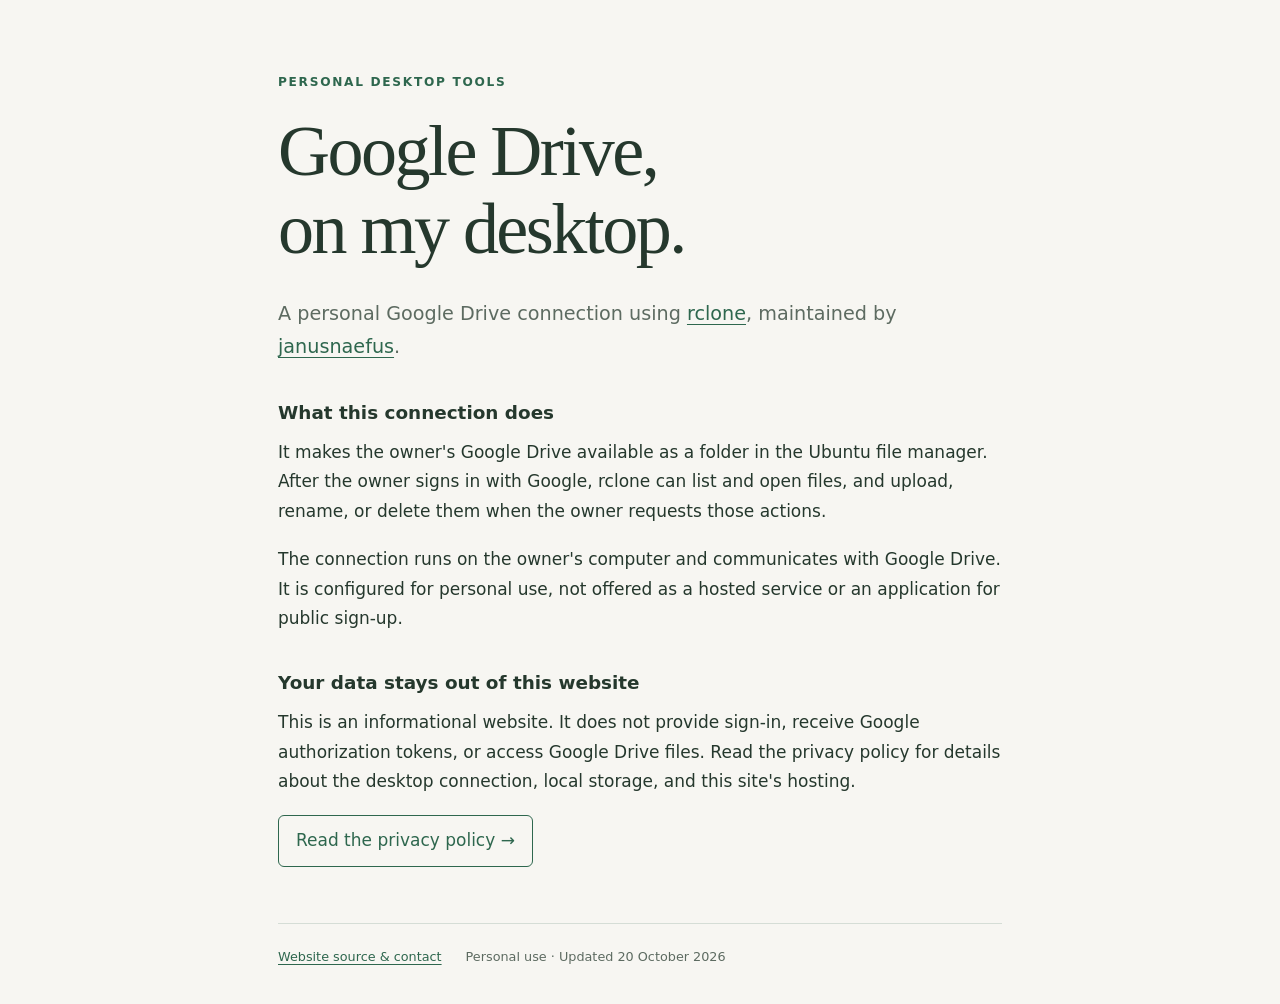
<file: index.html>
<!doctype html>
<html lang="en">
<head>
  <meta charset="utf-8">
  <meta name="viewport" content="width=device-width, initial-scale=1">
  <meta name="description" content="A personal Google Drive desktop connection using rclone, maintained by janusnaefus.">
  <title>Personal Google Drive · rclone</title>
  <link rel="stylesheet" href="style.css">
</head>
<body>
  <main>
    <p class="eyebrow">Personal desktop tools</p>
    <h1>Google Drive,<br>on my desktop.</h1>
    <p class="lead">A personal Google Drive connection using <a href="https://rclone.org/">rclone</a>, maintained by <a href="https://github.com/janusnaefus">janusnaefus</a>.</p>
    <section aria-labelledby="about">
      <h2 id="about">What this connection does</h2>
      <p>It makes the owner's Google Drive available as a folder in the Ubuntu file manager. After the owner signs in with Google, rclone can list and open files, and upload, rename, or delete them when the owner requests those actions.</p>
      <p>The connection runs on the owner's computer and communicates with Google Drive. It is configured for personal use, not offered as a hosted service or an application for public sign-up.</p>
    </section>
    <section aria-labelledby="privacy">
      <h2 id="privacy">Your data stays out of this website</h2>
      <p>This is an informational website. It does not provide sign-in, receive Google authorization tokens, or access Google Drive files. Read the privacy policy for details about the desktop connection, local storage, and this site's hosting.</p>
      <a class="button" href="privacy.html">Read the privacy policy <span aria-hidden="true">→</span></a>
    </section>
    <footer>
      <a href="https://github.com/janusnaefus/google-drive-desktop">Website source &amp; contact</a>
      <span>Personal use · Updated 20 October 2026</span>
    </footer>
  </main>
</body>
</html>
</file>
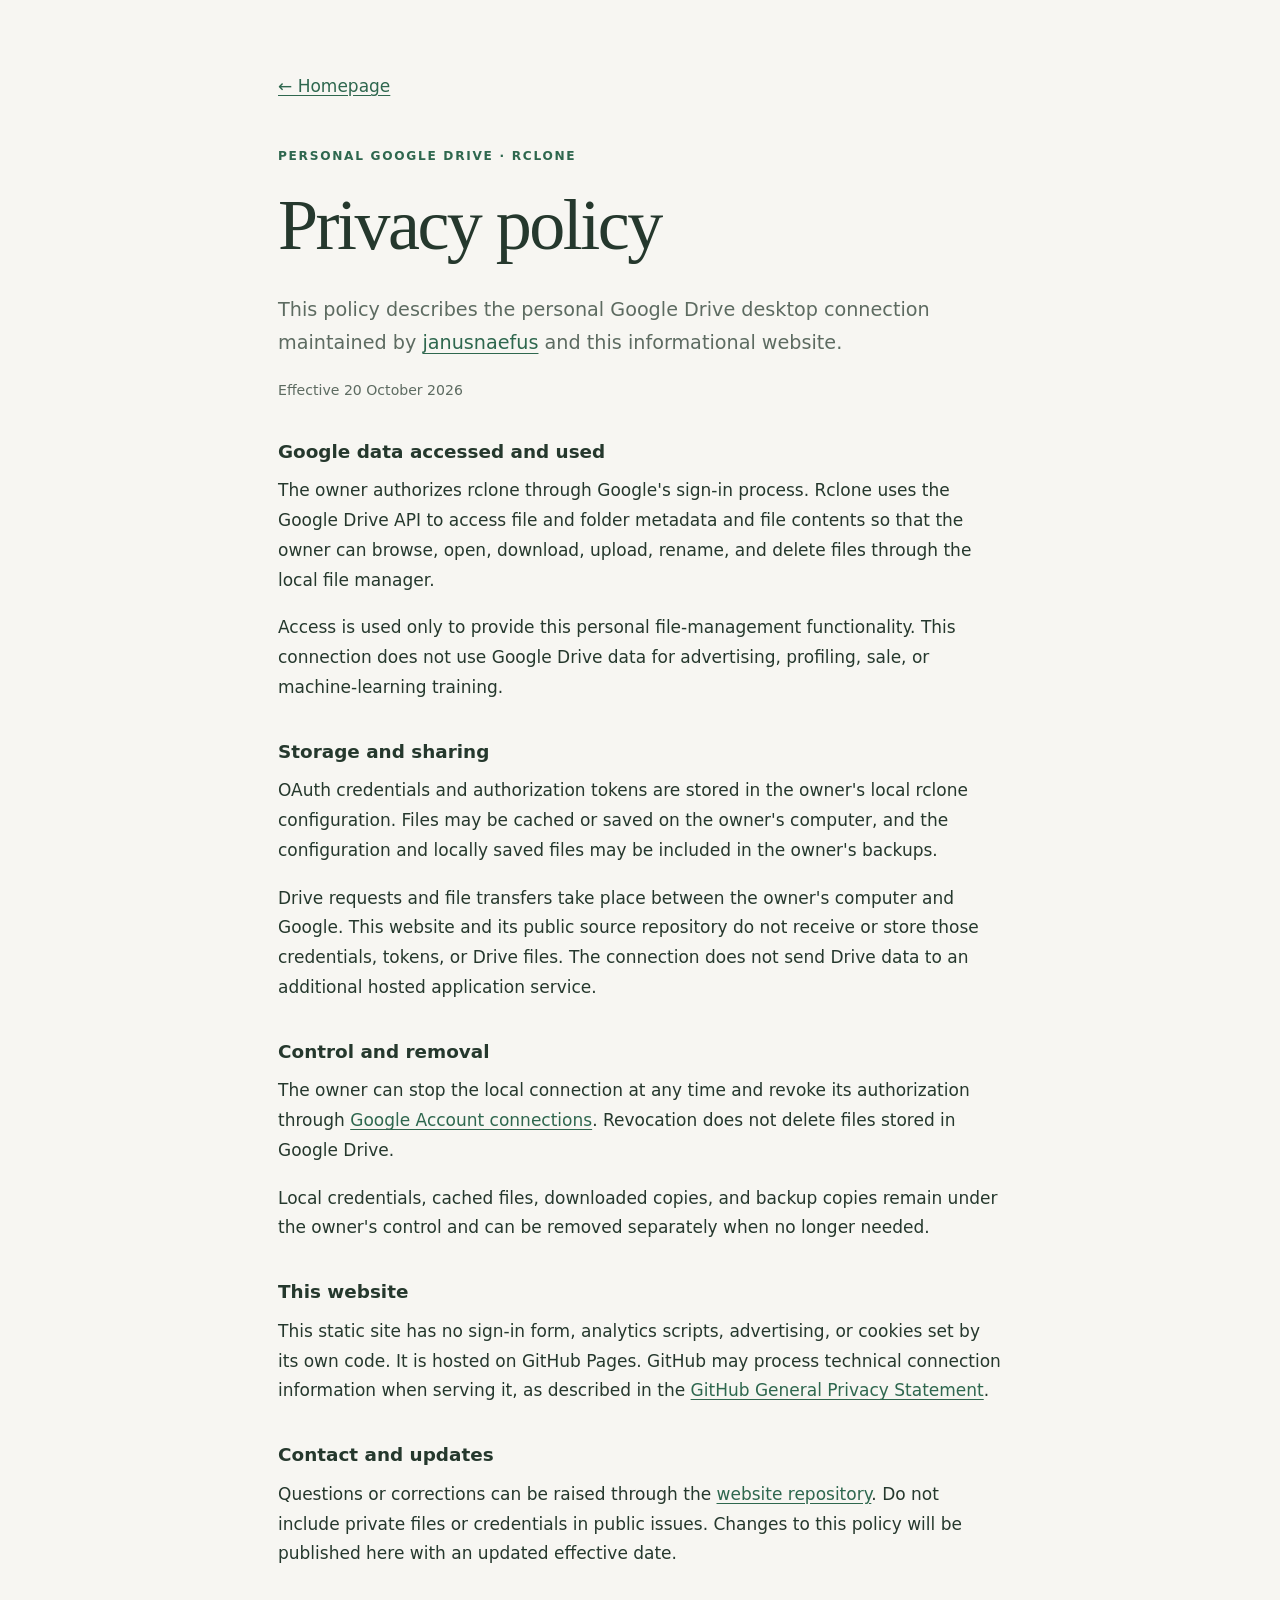
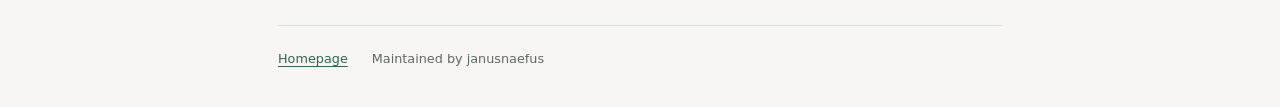
<file: privacy.html>
<!doctype html>
<html lang="en">
<head>
  <meta charset="utf-8">
  <meta name="viewport" content="width=device-width, initial-scale=1">
  <meta name="description" content="Privacy policy for janusnaefus's personal Google Drive connection using rclone.">
  <title>Privacy policy · Personal Google Drive</title>
  <link rel="stylesheet" href="style.css">
</head>
<body>
  <main>
    <nav><a href="./">← Homepage</a></nav>
    <p class="eyebrow">Personal Google Drive · rclone</p>
    <h1>Privacy policy</h1>
    <p class="lead">This policy describes the personal Google Drive desktop connection maintained by <a href="https://github.com/janusnaefus">janusnaefus</a> and this informational website.</p>
    <p class="date">Effective 20 October 2026</p>
    <section>
      <h2>Google data accessed and used</h2>
      <p>The owner authorizes rclone through Google's sign-in process. Rclone uses the Google Drive API to access file and folder metadata and file contents so that the owner can browse, open, download, upload, rename, and delete files through the local file manager.</p>
      <p>Access is used only to provide this personal file-management functionality. This connection does not use Google Drive data for advertising, profiling, sale, or machine-learning training.</p>
    </section>
    <section>
      <h2>Storage and sharing</h2>
      <p>OAuth credentials and authorization tokens are stored in the owner's local rclone configuration. Files may be cached or saved on the owner's computer, and the configuration and locally saved files may be included in the owner's backups.</p>
      <p>Drive requests and file transfers take place between the owner's computer and Google. This website and its public source repository do not receive or store those credentials, tokens, or Drive files. The connection does not send Drive data to an additional hosted application service.</p>
    </section>
    <section>
      <h2>Control and removal</h2>
      <p>The owner can stop the local connection at any time and revoke its authorization through <a href="https://myaccount.google.com/connections">Google Account connections</a>. Revocation does not delete files stored in Google Drive.</p>
      <p>Local credentials, cached files, downloaded copies, and backup copies remain under the owner's control and can be removed separately when no longer needed.</p>
    </section>
    <section>
      <h2>This website</h2>
      <p>This static site has no sign-in form, analytics scripts, advertising, or cookies set by its own code. It is hosted on GitHub Pages. GitHub may process technical connection information when serving it, as described in the <a href="https://docs.github.com/en/site-policy/privacy-policies/github-general-privacy-statement">GitHub General Privacy Statement</a>.</p>
    </section>
    <section>
      <h2>Contact and updates</h2>
      <p>Questions or corrections can be raised through the <a href="https://github.com/janusnaefus/google-drive-desktop/issues">website repository</a>. Do not include private files or credentials in public issues. Changes to this policy will be published here with an updated effective date.</p>
    </section>
    <footer>
      <a href="./">Homepage</a>
      <span>Maintained by janusnaefus</span>
    </footer>
  </main>
</body>
</html>
</file>
<file: style.css>
:root {
  color-scheme: light dark;
  --paper: #f7f6f2;
  --ink: #25382d;
  --muted: #5d6b61;
  --accent: #2e674e;
  --line: #d5ddd6;
}
* { box-sizing: border-box; }
body {
  margin: 0;
  background: var(--paper);
  color: var(--ink);
  font: 17px/1.75 system-ui, -apple-system, "Segoe UI", sans-serif;
}
main { max-width: 780px; margin: auto; padding: 72px 28px 36px; }
nav { margin-bottom: 44px; }
.eyebrow {
  color: var(--accent);
  font-size: .76rem;
  font-weight: 700;
  letter-spacing: .14em;
  text-transform: uppercase;
}
h1 {
  margin: 20px 0 28px;
  font: 500 clamp(2.6rem, 7vw, 4.5rem)/1.08 Georgia, serif;
  letter-spacing: -.035em;
}
h2 { font-size: 1.15rem; line-height: 1.4; margin: 0 0 12px; }
p { margin: 0 0 18px; }
.lead { font-size: 1.2rem; color: var(--muted); }
.date { color: var(--muted); font-size: .88rem; }
section { margin-top: 36px; }
a { color: var(--accent); text-underline-offset: .2em; }
a:hover { text-decoration-thickness: 2px; }
a:focus-visible { outline: 3px solid var(--accent); outline-offset: 5px; }
.button {
  display: inline-block;
  padding: 10px 17px;
  border: 1px solid var(--accent);
  border-radius: 6px;
  text-decoration: none;
}
.button:hover { text-decoration: underline; }
footer {
  display: flex;
  flex-wrap: wrap;
  gap: 12px 24px;
  margin-top: 56px;
  padding-top: 22px;
  border-top: 1px solid var(--line);
  color: var(--muted);
  font-size: .8rem;
}
@media (max-width: 480px) {
  main { padding: 36px 22px 28px; }
}
@media (prefers-color-scheme: dark) {
  :root {
    --paper: #17201b;
    --ink: #ecf0e8;
    --muted: #b4c1b7;
    --accent: #97d5b4;
    --line: #35483c;
  }
}
</file>
